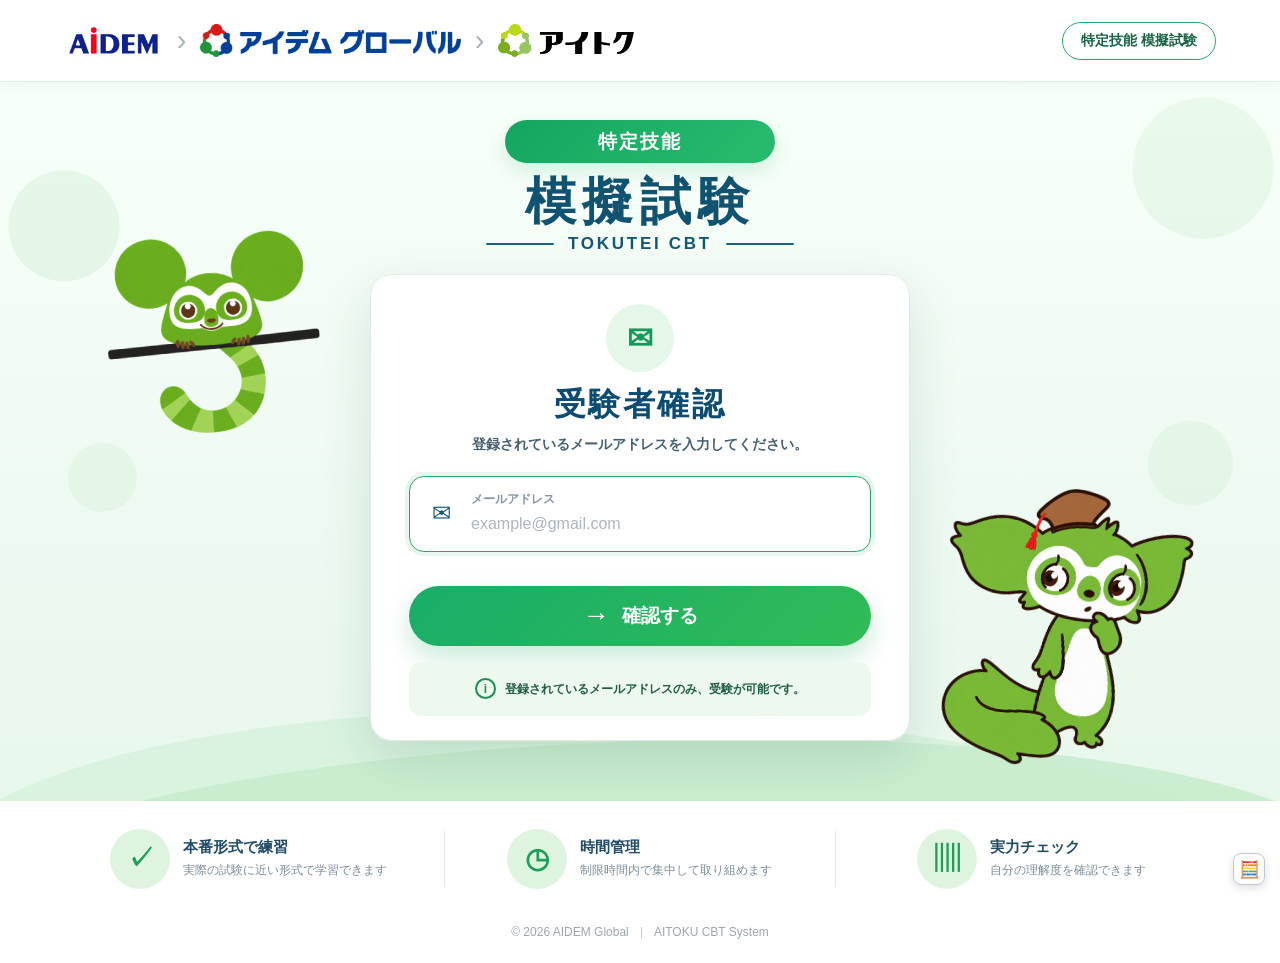
<file: index.html>
<!DOCTYPE html>
<html lang="ja">
<head>
  <meta charset="UTF-8">
  <meta name="viewport" content="width=device-width, initial-scale=1.0">
  <title>特定技能 模擬試験</title>

  <link rel="stylesheet" href="style.css">
  <link rel="stylesheet" href="student-login.css">
</head>

<body class="student-page">

  <div id="app"></div>

  <button
    id="calcFab"
    class="calc-fab"
    title="電卓"
    aria-label="電卓"
  >
    🧮
  </button>

  <div
    id="calculator"
    class="calculator hidden"
  >
    <div class="calc-head">
      <span>電卓</span>
      <button id="calcClose" type="button">×</button>
    </div>

    <input
      id="calcDisplay"
      class="calc-display"
      value="0"
      readonly
    >

    <div class="calc-grid">
      <button data-calc="C">C</button>
      <button data-calc="DEL">⌫</button>
      <button data-calc="%">%</button>
      <button data-calc="/">÷</button>

      <button data-calc="7">7</button>
      <button data-calc="8">8</button>
      <button data-calc="9">9</button>
      <button data-calc="*">×</button>

      <button data-calc="4">4</button>
      <button data-calc="5">5</button>
      <button data-calc="6">6</button>
      <button data-calc="-">−</button>

      <button data-calc="1">1</button>
      <button data-calc="2">2</button>
      <button data-calc="3">3</button>
      <button data-calc="+">+</button>

      <button data-calc="0" class="wide">0</button>
      <button data-calc=".">.</button>
      <button data-calc="=">=</button>
    </div>
  </div>

  <script src="config.js"></script>
  <script src="student.js"></script>

</body>
</html>
</file>
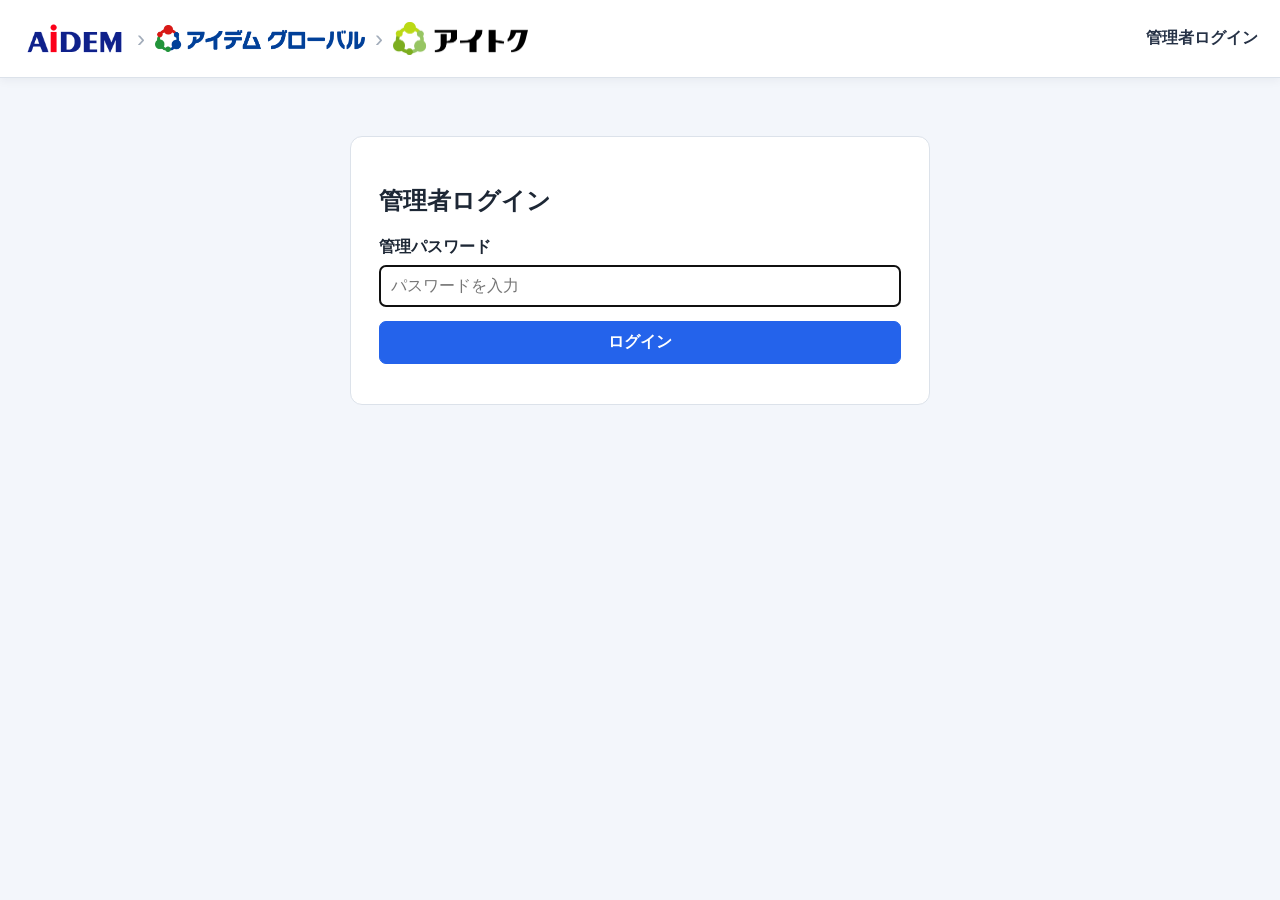
<file: admin.html>
<!DOCTYPE html>
<html lang="ja">

<head>
  <meta charset="UTF-8">

  <meta
    name="viewport"
    content="width=device-width, initial-scale=1.0"
  >

  <title>
    特定技能 模擬試験 管理画面
  </title>

  <link
    rel="stylesheet"
    href="style.css"
  >
</head>


<body class="admin-page">

  <div id="adminApp"></div>

  <script src="config.js"></script>
  <script src="admin.js"></script>

</body>

</html>
</file>
<file: style.css>
*{box-sizing:border-box}
:root{--navy:#172033;--blue:#2463eb;--light:#f3f6fb;--border:#dce2ea;--text:#1d2735;--muted:#687386;--green:#1f9d62;--yellow:#f0b429;--red:#c53945}
body{margin:0;background:var(--light);color:var(--text);font-family:Arial,"Noto Sans JP",sans-serif}
button,input,select,textarea{font:inherit}.hidden{display:none!important}
.topbar{height:64px;background:var(--navy);color:#fff;display:flex;align-items:center;padding:0 22px;gap:18px;position:sticky;top:0;z-index:10}
.brand{font-weight:800;white-space:nowrap}.top-title{flex:1;color:#d9e1ef}.timer{background:#fff;color:var(--navy);font-weight:800;padding:8px 12px;border-radius:6px;min-width:85px;text-align:center}
.page{max-width:1180px;margin:auto;padding:28px 18px}.hero,.panel{background:#fff;border:1px solid var(--border);border-radius:12px;padding:24px;margin-bottom:18px}
.hero h1{margin:0 0 8px;font-size:28px}.hero p{margin:0;color:var(--muted)}
.exam-list{display:grid;grid-template-columns:repeat(auto-fit,minmax(240px,1fr));gap:16px}
.exam-card{background:#fff;border:1px solid var(--border);border-radius:10px;padding:20px}.exam-card h2{font-size:19px;margin:0 0 8px}
.meta{color:var(--muted);font-size:13px;line-height:1.8;margin-bottom:14px}
.primary{background:var(--blue);border:1px solid var(--blue);color:#fff}.secondary{background:#fff;border:1px solid var(--border);color:var(--text)}
.danger{background:var(--red);border:1px solid var(--red);color:#fff}.btn{padding:10px 15px;border-radius:7px;cursor:pointer;font-weight:700}.full{width:100%}
.form-card{max-width:580px;margin:30px auto;background:#fff;border:1px solid var(--border);border-radius:12px;padding:28px}
.field{margin:14px 0}.field label{display:block;font-weight:700;margin-bottom:7px}.field input,.field select,.field textarea{width:100%;padding:11px;border:1px solid var(--border);border-radius:6px;background:#fff}
.rules{background:#f8fafc;border:1px solid var(--border);padding:14px;border-radius:7px;color:var(--muted);font-size:13px;line-height:1.8;margin:18px 0}
.exam-layout{display:grid;grid-template-columns:250px minmax(0,1fr);min-height:calc(100vh - 64px)}
.sidebar{background:#fff;border-right:1px solid var(--border);padding:17px;display:flex;flex-direction:column;gap:15px}
.student-box{border-bottom:1px solid var(--border);padding-bottom:12px}.student-box small{color:var(--muted)}
.question-grid{display:grid;grid-template-columns:repeat(5,1fr);gap:6px;max-height:430px;overflow:auto}
.q-btn{height:34px;border:1px solid var(--border);background:#fff;border-radius:4px;cursor:pointer;font-weight:700}
.q-btn.current{background:var(--blue);border-color:var(--blue);color:#fff}.q-btn.answered{background:#e9f7ef;border-color:#91d4b2;color:#17724a}.q-btn.marked{box-shadow:inset 0 -4px 0 var(--yellow)}
.legend{font-size:11px;color:var(--muted);line-height:1.8}.submit{margin-top:auto;background:var(--red);color:#fff;border:0;padding:12px;border-radius:7px;cursor:pointer;font-weight:700}
.exam-main{padding:26px 4vw;max-width:1050px;width:100%;margin:auto}.q-head{display:flex;justify-content:space-between;gap:10px;align-items:center;margin-bottom:12px}
.badge{font-size:11px;background:#e8efff;color:var(--blue);padding:5px 8px;border-radius:4px;font-weight:800}
.mark{background:#fff;border:1px solid var(--border);padding:8px 12px;border-radius:6px;cursor:pointer}.mark.active{background:#fff5d8;border-color:var(--yellow)}
.q-card{background:#fff;border:1px solid var(--border);border-radius:10px;padding:30px;min-height:430px}.question{font-size:20px;line-height:1.8;font-weight:600;white-space:pre-wrap;margin-bottom:25px}
.choice{display:flex;gap:12px;padding:15px;border:1px solid var(--border);border-radius:7px;margin:10px 0;cursor:pointer;background:#fff}
.choice.selected{border:2px solid var(--blue);background:#f3f7ff;padding:14px}.letter{width:30px;height:30px;border:1px solid #b9c1ce;border-radius:50%;display:grid;place-items:center;font-weight:700;flex:none}.selected .letter{background:var(--blue);border-color:var(--blue);color:#fff}
.nav{display:flex;justify-content:space-between;margin-top:18px}.nav button{padding:10px 18px;border-radius:6px;cursor:pointer;font-weight:700}
.result-wrap{max-width:900px;margin:30px auto;background:#fff;border:1px solid var(--border);border-radius:12px;padding:26px}
.score{font-size:60px;font-weight:900;text-align:center;color:var(--blue)}.pass{text-align:center;font-size:20px;font-weight:800;color:var(--green)}.fail{text-align:center;font-size:20px;font-weight:800;color:var(--red)}
.summary-grid{display:grid;grid-template-columns:repeat(auto-fit,minmax(150px,1fr));gap:10px;margin:20px 0}.summary-card{background:#f8fafc;border:1px solid var(--border);padding:13px;border-radius:8px}.summary-card b{display:block;font-size:20px;margin-top:5px}
.note{color:var(--muted);font-size:12px;margin-top:12px}
.calc-fab{position:fixed;right:15px;bottom:15px;width:32px;height:32px;border-radius:8px;border:1px solid #bec7d3;background:#fff;box-shadow:0 3px 10px #0002;cursor:pointer;z-index:50;font-size:17px;padding:0}
.calculator{position:fixed;right:15px;bottom:56px;width:190px;background:#fff;border:1px solid #c7ced8;border-radius:9px;box-shadow:0 12px 32px #0003;z-index:49;overflow:hidden}
.calc-head{height:34px;background:var(--navy);color:#fff;display:flex;align-items:center;justify-content:space-between;padding:0 9px;font-size:12px}.calc-head button{border:0;background:none;color:#fff;font-size:18px;cursor:pointer}
.calc-display{width:100%;border:0;border-bottom:1px solid var(--border);padding:10px;text-align:right;font-size:20px;background:#f8fafc}.calc-grid{display:grid;grid-template-columns:repeat(4,1fr);gap:4px;padding:6px}.calc-grid button{height:34px;border:1px solid var(--border);background:#f8fafc;border-radius:4px;cursor:pointer;font-size:12px}.calc-grid .wide{grid-column:span 2}
.admin-tabs{display:flex;gap:8px;flex-wrap:wrap;margin-bottom:16px}.admin-tabs button.active{background:var(--blue);color:#fff;border-color:var(--blue)}
.toolbar{display:flex;gap:10px;flex-wrap:wrap;margin:12px 0}.toolbar input,.toolbar select{padding:10px;border:1px solid var(--border);border-radius:6px;background:#fff}
.table-wrap{overflow:auto}.data-table{width:100%;border-collapse:collapse;font-size:13px}.data-table th,.data-table td{padding:10px;border-bottom:1px solid var(--border);text-align:left;white-space:nowrap}.data-table th{background:#f8fafc}
.cat-mini{font-size:12px;color:var(--muted);line-height:1.6}.weak{color:var(--red);font-weight:700}.good{color:var(--green);font-weight:700}
.code-help{background:#f8fafc;border:1px solid var(--border);padding:12px;border-radius:7px;font-size:12px;white-space:pre-wrap}
@media(max-width:760px){.exam-layout{grid-template-columns:1fr}.sidebar{border-right:0;border-bottom:1px solid var(--border);padding:10px}.student-box,.legend{display:none}.question-grid{grid-template-columns:repeat(11,34px);max-height:none;overflow-x:auto}.exam-main{padding:15px}.q-card{padding:20px;min-height:360px}.top-title{display:none}.brand{font-size:13px}}

/* ===== AIDEM / アイデムグローバル / TEAM アイトク Branding ===== */
.brandbar{
  min-height:78px;background:#fff;border-bottom:1px solid var(--border);
  display:flex;align-items:center;gap:18px;padding:10px 22px;position:sticky;top:0;z-index:20;
  box-shadow:0 2px 10px rgba(23,32,51,.06)
}
.brand-logos{display:flex;align-items:center;gap:10px;min-width:0}
.brand-logo{display:block;object-fit:contain}
.brand-logo.aidem{width:105px;height:40px}
.brand-logo.global{width:190px;height:42px}
.brand-logo.aitoku{width:100px;height:32px}
.brand-sep{font-size:24px;color:#a2acba;font-weight:300}
.team-brand{display:flex;align-items:center;gap:6px;border-left:1px solid #e4e8ee;padding-left:10px}
.team-label{font-size:10px;font-weight:800;letter-spacing:.12em;color:#687386}
.brand-title{flex:1;text-align:right;font-weight:800;color:#263246;font-size:16px}
.brandbar .timer{background:var(--navy);color:#fff}

.exam-card{position:relative;overflow:hidden}
.exam-card-visual{height:105px;margin:-8px -8px 12px;display:flex;align-items:center;justify-content:center;background:#fbfcf8;border-radius:8px}
.exam-mascot{max-height:98px;max-width:92%;object-fit:contain}
.sidebar-mascot{text-align:center;margin-top:auto}
.sidebar-mascot img{max-width:105px;max-height:90px;object-fit:contain;opacity:.92}
.result-wrap{position:relative;overflow:hidden}
.result-mascot{position:absolute;right:18px;top:15px;width:95px;height:85px;display:flex;align-items:center;justify-content:center;opacity:.9}
.result-mascot img{max-width:100%;max-height:100%;object-fit:contain}
.admin-logout{max-width:1180px;margin:12px auto -10px;padding:0 18px;text-align:right}

@media(max-width:900px){
  .brandbar{padding:8px 12px;gap:8px;flex-wrap:wrap}
  .brand-logo.aidem{width:76px;height:30px}
  .brand-logo.global{width:125px;height:31px}
  .brand-logo.aitoku{width:72px;height:25px}
  .brand-sep{font-size:18px}
  .brand-title{width:100%;text-align:left;font-size:13px}
}
@media(max-width:560px){
  .brand-logo.global{width:105px}
  .brand-logo.aidem{width:66px}
  .team-label,.brand-sep{display:none}
  .team-brand{padding-left:5px}
  .brand-logo.aitoku{width:62px}
}

/* Final brand adjustments: exact supplied assets, no TEAM text */
.team-brand{border-left:1px solid #e4e8ee;padding-left:10px;display:flex;align-items:center}
.team-label{display:none!important}
.brand-logo.global{width:210px;height:46px;object-fit:contain}
.brand-logo.aitoku{width:135px;height:42px;object-fit:contain}
.brand-logo.aidem{object-fit:contain}
@media(max-width:700px){
 .brand-logo.global{width:135px;height:32px}
 .brand-logo.aitoku{width:88px;height:30px}
}
</file>
<file: student-login.css>
/* =========================================================
   AIDEM TOKUTEI CBT
   STUDENT LOGIN PAGE
   PC / TABLET / MOBILE
========================================================= */


/* =========================================================
   1. PAGE
========================================================= */

.student-page {
  margin: 0;
  min-height: 100vh;
  background: #eef9f1;
  overflow-x: hidden;
}


/* =========================================================
   2. HEADER
========================================================= */

.student-page .brandbar {
  position: relative;
  z-index: 50;

  min-height: 82px;
  box-sizing: border-box;

  padding: 13px clamp(20px, 5vw, 80px);

  display: flex;
  align-items: center;
  justify-content: space-between;

  gap: 24px;

  background: #ffffff;

  border-bottom: 1px solid #e7efea;

  box-shadow:
    0 3px 14px
    rgba(31, 82, 59, 0.05);
}


.student-page .brand-logos {
  display: flex;
  align-items: center;

  gap: 14px;

  min-width: 0;
}


.student-page .brand-logo {
  display: block;

  width: auto;

  object-fit: contain;
}


.student-page .brand-logo.aidem {
  height: 37px;
}


.student-page .brand-logo.global {
  height: 33px;
}


.student-page .brand-logo.aitoku {
  height: 34px;
}


.student-page .brand-sep {
  color: #a6b5ae;

  font-size: 29px;

  line-height: 1;

  font-weight: 300;
}


.student-page .brand-title {
  flex: none;

  padding: 9px 18px;

  border:
    1.5px solid
    #29a866;

  border-radius: 999px;

  background: #ffffff;

  color: #176443;

  font-size: 14px;

  font-weight: 800;

  white-space: nowrap;
}


/* =========================================================
   3. LOGIN PAGE
========================================================= */

.cbt-login-page {
  min-height:
    calc(
      100vh - 82px
    );

  color: #153f33;

  font-family:
    Arial,
    "Noto Sans JP",
    "Yu Gothic",
    Meiryo,
    sans-serif;

  background: #ffffff;
}


/* =========================================================
   4. HERO
========================================================= */

.cbt-login-stage {
  position: relative;

  overflow: hidden;

  min-height: 700px;

  box-sizing: border-box;

  padding:
    38px
    20px
    60px;

  background:

    radial-gradient(
      circle at 5% 20%,
      rgba(95, 194, 110, 0.11)
      0 55px,
      transparent 56px
    ),

    radial-gradient(
      circle at 94% 12%,
      rgba(95, 194, 110, 0.09)
      0 70px,
      transparent 71px
    ),

    radial-gradient(
      circle at 93% 53%,
      rgba(95, 194, 110, 0.08)
      0 42px,
      transparent 43px
    ),

    radial-gradient(
      circle at 8% 55%,
      rgba(95, 194, 110, 0.07)
      0 34px,
      transparent 35px
    ),

    linear-gradient(
      180deg,
      #f7fff9 0%,
      #effaf2 55%,
      #e8f7ec 100%
    );
}


/* hills */

.cbt-login-stage::before,
.cbt-login-stage::after {
  content: "";

  position: absolute;

  left: -5%;

  width: 110%;

  pointer-events: none;

  border-radius:
    50% 50% 0 0 /
    100% 100% 0 0;
}


.cbt-login-stage::before {
  height: 190px;

  bottom: -100px;

  background: #d9f3df;

  transform:
    rotate(2deg);
}


.cbt-login-stage::after {
  height: 145px;

  bottom: -85px;

  background: #c9edcf;

  opacity: 0.92;

  transform:
    rotate(-2deg);
}


/* =========================================================
   5. TITLE
========================================================= */

.cbt-login-title-area {
  position: relative;

  z-index: 10;

  margin:
    0 auto
    20px;

  text-align: center;
}


.cbt-industry-label {
  display: inline-flex;

  align-items: center;

  justify-content: center;

  min-width: 270px;

  min-height: 43px;

  box-sizing: border-box;

  padding:
    8px
    28px;

  border-radius: 999px;

  background:
    linear-gradient(
      135deg,
      #13a660,
      #29bb6d
    );

  box-shadow:
    0 8px 20px
    rgba(
      22,
      158,
      91,
      0.15
    );

  color: #ffffff;

  font-size: 19px;

  font-weight: 900;

  letter-spacing: 0.10em;
}


.cbt-main-title {
  margin:
    10px
    0
    4px;

  color: #105371;

  font-size:
    clamp(
      42px,
      4vw,
      56px
    );

  line-height: 1.12;

  font-weight: 900;

  letter-spacing: 0.13em;

  text-shadow:
    0 2px 0
    #ffffff;
}


.cbt-title-sub {
  display: flex;

  align-items: center;

  justify-content: center;

  gap: 14px;

  color: #145875;

  font-size: 17px;

  font-weight: 800;

  letter-spacing: 0.16em;
}


.cbt-title-sub span {
  width: 68px;

  height: 2px;

  border-radius: 20px;

  background: #1b627f;
}


/* =========================================================
   6. LOGIN CARD
========================================================= */

.cbt-login-card {
  position: relative;

  z-index: 15;

  width:
    min(
      540px,
      calc(100% - 28px)
    );

  box-sizing: border-box;

  margin:
    15px auto
    0;

  padding:
    29px
    38px
    24px;

  border:
    1px solid
    #e0ebe5;

  border-radius: 22px;

  background:
    rgba(
      255,
      255,
      255,
      0.98
    );

  box-shadow:
    0 18px 50px
    rgba(
      25,
      93,
      62,
      0.14
    );

  text-align: center;
}


/* mail icon */

.cbt-mail-circle {
  width: 68px;

  height: 68px;

  margin:
    0 auto
    12px;

  display: flex;

  align-items: center;

  justify-content: center;

  border-radius: 50%;

  background: #e4f7e9;

  color: #15995a;

  font-size: 31px;

  font-weight: 900;
}


.cbt-login-card h2 {
  margin:
    0
    0
    9px;

  color: #0c4c72;

  font-size: 32px;

  line-height: 1.25;

  font-weight: 900;

  letter-spacing: 0.08em;
}


.cbt-login-description {
  margin:
    0
    0
    20px;

  color: #435f70;

  font-size: 14px;

  font-weight: 600;

  line-height: 1.6;
}


/* =========================================================
   7. EMAIL INPUT
========================================================= */

.cbt-email-box {
  min-height: 76px;

  box-sizing: border-box;

  padding:
    10px
    14px;

  display: flex;

  align-items: center;

  gap: 13px;

  border:
    1.5px solid
    #bdcbd1;

  border-radius: 15px;

  background: #ffffff;

  text-align: left;

  transition:
    border-color 0.2s,
    box-shadow 0.2s;
}


.cbt-email-box:focus-within {
  border-color: #27a967;

  box-shadow:
    0 0 0 4px
    rgba(
      39,
      169,
      103,
      0.10
    );
}


.cbt-email-icon {
  width: 34px;

  flex: none;

  text-align: center;

  color: #14547a;

  font-size: 23px;
}


.cbt-email-content {
  flex: 1;

  min-width: 0;
}


.cbt-email-content label {
  display: block;

  margin-bottom: 4px;

  color: #8495a2;

  font-size: 12px;

  font-weight: 800;
}


.cbt-email-content input {
  display: block;

  width: 100%;

  min-width: 0;

  box-sizing: border-box;

  padding: 0;

  border: 0;

  outline: none;

  background: transparent;

  color: #263f4e;

  font-size: 16px;

  line-height: 1.5;
}


.cbt-email-content input::placeholder {
  color: #abb5bd;
}


/* =========================================================
   8. MESSAGE
========================================================= */

.cbt-login-message {
  min-height: 20px;

  margin-top: 7px;

  text-align: left;

  color: #c33c3c;

  font-size: 12px;

  font-weight: 700;
}


/* =========================================================
   9. CONFIRM BUTTON
========================================================= */

.cbt-confirm-button {
  width: 100%;

  min-height: 60px;

  box-sizing: border-box;

  margin-top: 7px;

  border: 0;

  border-radius: 999px;

  display: flex;

  align-items: center;

  justify-content: center;

  gap: 12px;

  background:
    linear-gradient(
      135deg,
      #18ad69,
      #31bb57
    );

  box-shadow:
    0 12px 26px
    rgba(
      30,
      170,
      96,
      0.24
    );

  color: #ffffff;

  font-size: 19px;

  font-weight: 900;

  cursor: pointer;

  transition:
    transform 0.18s,
    box-shadow 0.18s,
    opacity 0.18s;
}


.cbt-confirm-button:hover {
  transform:
    translateY(-1px);

  box-shadow:
    0 15px 30px
    rgba(
      30,
      170,
      96,
      0.29
    );
}


.cbt-confirm-button:active {
  transform:
    translateY(0);
}


.cbt-confirm-button:disabled {
  opacity: 0.62;

  cursor: wait;

  transform: none;
}


.cbt-button-arrow {
  font-size: 27px;

  line-height: 1;
}


/* =========================================================
   10. LOGIN NOTE
========================================================= */

.cbt-login-note {
  min-height: 54px;

  box-sizing: border-box;

  margin-top: 16px;

  padding:
    10px
    15px;

  display: flex;

  align-items: center;

  justify-content: center;

  gap: 9px;

  border-radius: 12px;

  background: #edf8ef;

  color: #205d46;

  font-size: 12px;

  font-weight: 700;

  line-height: 1.5;
}


.cbt-info-icon {
  width: 21px;

  height: 21px;

  flex: none;

  display: inline-flex;

  align-items: center;

  justify-content: center;

  box-sizing: border-box;

  border:
    2px solid
    #1c8c59;

  border-radius: 50%;

  color: #1c8c59;

  font-size: 12px;

  font-weight: 900;
}


/* =========================================================
   11. MASCOTS
========================================================= */

.cbt-mascot {
  position: absolute;

  z-index: 8;

  object-fit: contain;

  pointer-events: none;

  user-select: none;
}


.cbt-mascot-left {
  width:
    clamp(
      230px,
      24vw,
      330px
    );

  max-height: 420px;

  left:
    max(
      15px,
      calc(50% - 580px)
    );

  top: 150px;

  transform:
    rotate(-4deg);
}


.cbt-mascot-right {
  width:
    clamp(
      200px,
      20vw,
      270px
    );

  max-height: 310px;

  right:
    max(
      15px,
      calc(50% - 550px)
    );

  bottom: 18px;

  transform:
    rotate(6deg);
}


/* =========================================================
   12. FEATURES
========================================================= */

.cbt-login-features {
  min-height: 116px;

  box-sizing: border-box;

  padding:
    22px
    max(
      20px,
      calc(
        (100% - 1130px) / 2
      )
    );

  display: grid;

  grid-template-columns:
    1fr
    auto
    1fr
    auto
    1fr;

  align-items: center;

  gap: 22px;

  background: #ffffff;
}


.cbt-feature {
  display: flex;

  align-items: center;

  justify-content: center;

  gap: 13px;

  min-width: 0;

  color: #244e67;
}


.cbt-feature-icon {
  width: 60px;

  height: 60px;

  flex: none;

  display: flex;

  align-items: center;

  justify-content: center;

  border-radius: 50%;

  background: #def4df;

  color: #1d9e59;

  font-size: 28px;

  font-weight: 900;
}


.cbt-feature strong {
  display: block;

  margin-bottom: 4px;

  color: #214c66;

  font-size: 15px;
}


.cbt-feature p {
  margin: 0;

  color: #7c8d98;

  font-size: 12px;

  line-height: 1.5;
}


.cbt-feature-divider {
  width: 1px;

  height: 56px;

  background: #e4e9e7;
}


/* =========================================================
   13. FOOTER
========================================================= */

.cbt-login-footer {
  padding:
    8px
    20px
    24px;

  text-align: center;

  background: #ffffff;

  color: #9aa6ae;

  font-size: 12px;
}


.cbt-login-footer span {
  display: inline-block;

  margin:
    0
    8px;

  color: #c2c9cd;
}


/* =========================================================
   14. TABLET
========================================================= */

@media (max-width: 1000px) {

  .student-page .brandbar {
    padding:
      13px
      25px;
  }


  .student-page .brand-title {
    font-size: 12px;

    padding:
      8px
      13px;
  }


  .cbt-mascot-left {
    width: 235px;

    left: -45px;

    opacity: 0.88;
  }


  .cbt-mascot-right {
    width: 210px;

    right: -40px;

    opacity: 0.88;
  }


  .cbt-login-card {
    width:
      min(
        510px,
        calc(100% - 40px)
      );
  }

}


/* =========================================================
   15. MOBILE
========================================================= */

@media (max-width: 700px) {

  /* ---------- Header ---------- */

  .student-page .brandbar {
    min-height: 62px;

    padding:
      9px
      11px;

    gap: 8px;

    overflow: hidden;
  }


  .student-page .brand-logos {
    width: 100%;

    justify-content: center;

    gap: 6px;
  }


  .student-page .brand-logo.aidem {
    height: 23px;
  }


  .student-page .brand-logo.global {
    height: 21px;

    max-width: 120px;
  }


  .student-page .brand-logo.aitoku {
    height: 22px;

    max-width: 88px;
  }


  .student-page .brand-sep {
    font-size: 18px;
  }


  /*
     Mobile không cần badge bên phải
     vì tên ngành đã xuất hiện ở hero.
  */

  .student-page .brand-title {
    display: none;
  }


  /* ---------- Page ---------- */

  .cbt-login-page {
    min-height:
      calc(
        100vh - 62px
      );
  }


  /* ---------- Hero ---------- */

  .cbt-login-stage {
    min-height: 610px;

    padding:
      25px
      8px
      62px;
  }


  /* ---------- Industry ---------- */

  .cbt-industry-label {
    min-width: 0;

    min-height: 35px;

    padding:
      7px
      19px;

    font-size: 14px;

    letter-spacing: 0.07em;
  }


  /* ---------- Main title ---------- */

  .cbt-main-title {
    margin-top: 8px;

    font-size: 38px;

    letter-spacing: 0.08em;
  }


  .cbt-title-sub {
    gap: 8px;

    font-size: 13px;

    letter-spacing: 0.12em;
  }


  .cbt-title-sub span {
    width: 40px;
  }


  /* ---------- Card ---------- */

  .cbt-login-card {
    width:
      calc(
        100% - 22px
      );

    max-width: 430px;

    margin-top: 15px;

    padding:
      23px
      18px
      20px;

    border-radius: 20px;

    box-shadow:
      0 14px 36px
      rgba(
        25,
        93,
        62,
        0.13
      );
  }


  .cbt-mail-circle {
    width: 55px;

    height: 55px;

    margin-bottom: 9px;

    font-size: 25px;
  }


  .cbt-login-card h2 {
    margin-bottom: 7px;

    font-size: 25px;

    letter-spacing: 0.06em;
  }


  .cbt-login-description {
    margin-bottom: 15px;

    font-size: 12px;

    line-height: 1.55;
  }


  /* ---------- Input ---------- */

  .cbt-email-box {
    min-height: 68px;

    padding:
      9px
      11px;

    gap: 9px;

    border-radius: 13px;
  }


  .cbt-email-icon {
    width: 28px;

    font-size: 20px;
  }


  .cbt-email-content label {
    font-size: 11px;
  }


  /*
     16px rất quan trọng trên iPhone.
     Tránh Safari tự zoom khi chạm input.
  */

  .cbt-email-content input {
    font-size: 16px;
  }


  /* ---------- Button ---------- */

  .cbt-confirm-button {
    min-height: 55px;

    margin-top: 5px;

    font-size: 17px;
  }


  .cbt-button-arrow {
    font-size: 24px;
  }


  /* ---------- Note ---------- */

  .cbt-login-note {
    min-height: 50px;

    margin-top: 14px;

    padding:
      9px
      11px;

    font-size: 11px;
  }


  /* ---------- Mascots ---------- */

  /*
     Mobile: mascot chỉ làm trang trí,
     không được che login card.
  */

  .cbt-mascot-left {
    width: 135px;

    max-height: 175px;

    left: -43px;

    top: 178px;

    opacity: 0.38;

    z-index: 4;
  }


  .cbt-mascot-right {
    width: 130px;

    max-height: 160px;

    right: -42px;

    bottom: 10px;

    opacity: 0.38;

    z-index: 4;
  }


  /* ---------- Features ---------- */

  .cbt-login-features {
    min-height: 0;

    padding:
      24px
      25px;

    grid-template-columns: 1fr;

    gap: 17px;
  }


  .cbt-feature {
    width: 100%;

    max-width: 360px;

    margin:
      0 auto;

    justify-content: flex-start;
  }


  .cbt-feature-icon {
    width: 50px;

    height: 50px;

    font-size: 23px;
  }


  .cbt-feature strong {
    font-size: 14px;
  }


  .cbt-feature p {
    font-size: 11px;
  }


  .cbt-feature-divider {
    display: none;
  }


  /* ---------- Footer ---------- */

  .cbt-login-footer {
    padding:
      5px
      15px
      20px;

    font-size: 10px;
  }

}


/* =========================================================
   16. SMALL PHONE
   iPhone SE / small Android
========================================================= */

@media (max-width: 390px) {

  .student-page .brandbar {
    padding:
      8px
      6px;
  }


  .student-page .brand-logos {
    gap: 4px;
  }


  .student-page .brand-logo.aidem {
    height: 20px;
  }


  .student-page .brand-logo.global {
    height: 18px;

    max-width: 105px;
  }


  .student-page .brand-logo.aitoku {
    height: 19px;

    max-width: 75px;
  }


  .student-page .brand-sep {
    font-size: 15px;
  }


  .cbt-login-stage {
    padding-top: 20px;
  }


  .cbt-industry-label {
    font-size: 12px;
  }


  .cbt-main-title {
    font-size: 33px;
  }


  .cbt-title-sub {
    font-size: 11px;
  }


  .cbt-title-sub span {
    width: 31px;
  }


  .cbt-login-card {
    width:
      calc(
        100% - 18px
      );

    padding:
      21px
      14px
      18px;
  }


  .cbt-login-card h2 {
    font-size: 23px;
  }


  .cbt-login-description {
    font-size: 11px;
  }


  .cbt-email-box {
    padding:
      8px
      10px;
  }


  .cbt-login-note {
    font-size: 10px;
  }


  .cbt-mascot-left,
  .cbt-mascot-right {
    opacity: 0.25;
  }

}


/* =========================================================
   17. VERY LARGE SCREEN
========================================================= */

@media (min-width: 1500px) {

  .cbt-login-stage {
    min-height: 730px;
  }


  .cbt-mascot-left {
    width: 350px;
  }


  .cbt-mascot-right {
    width: 290px;
  }

}
</file>
